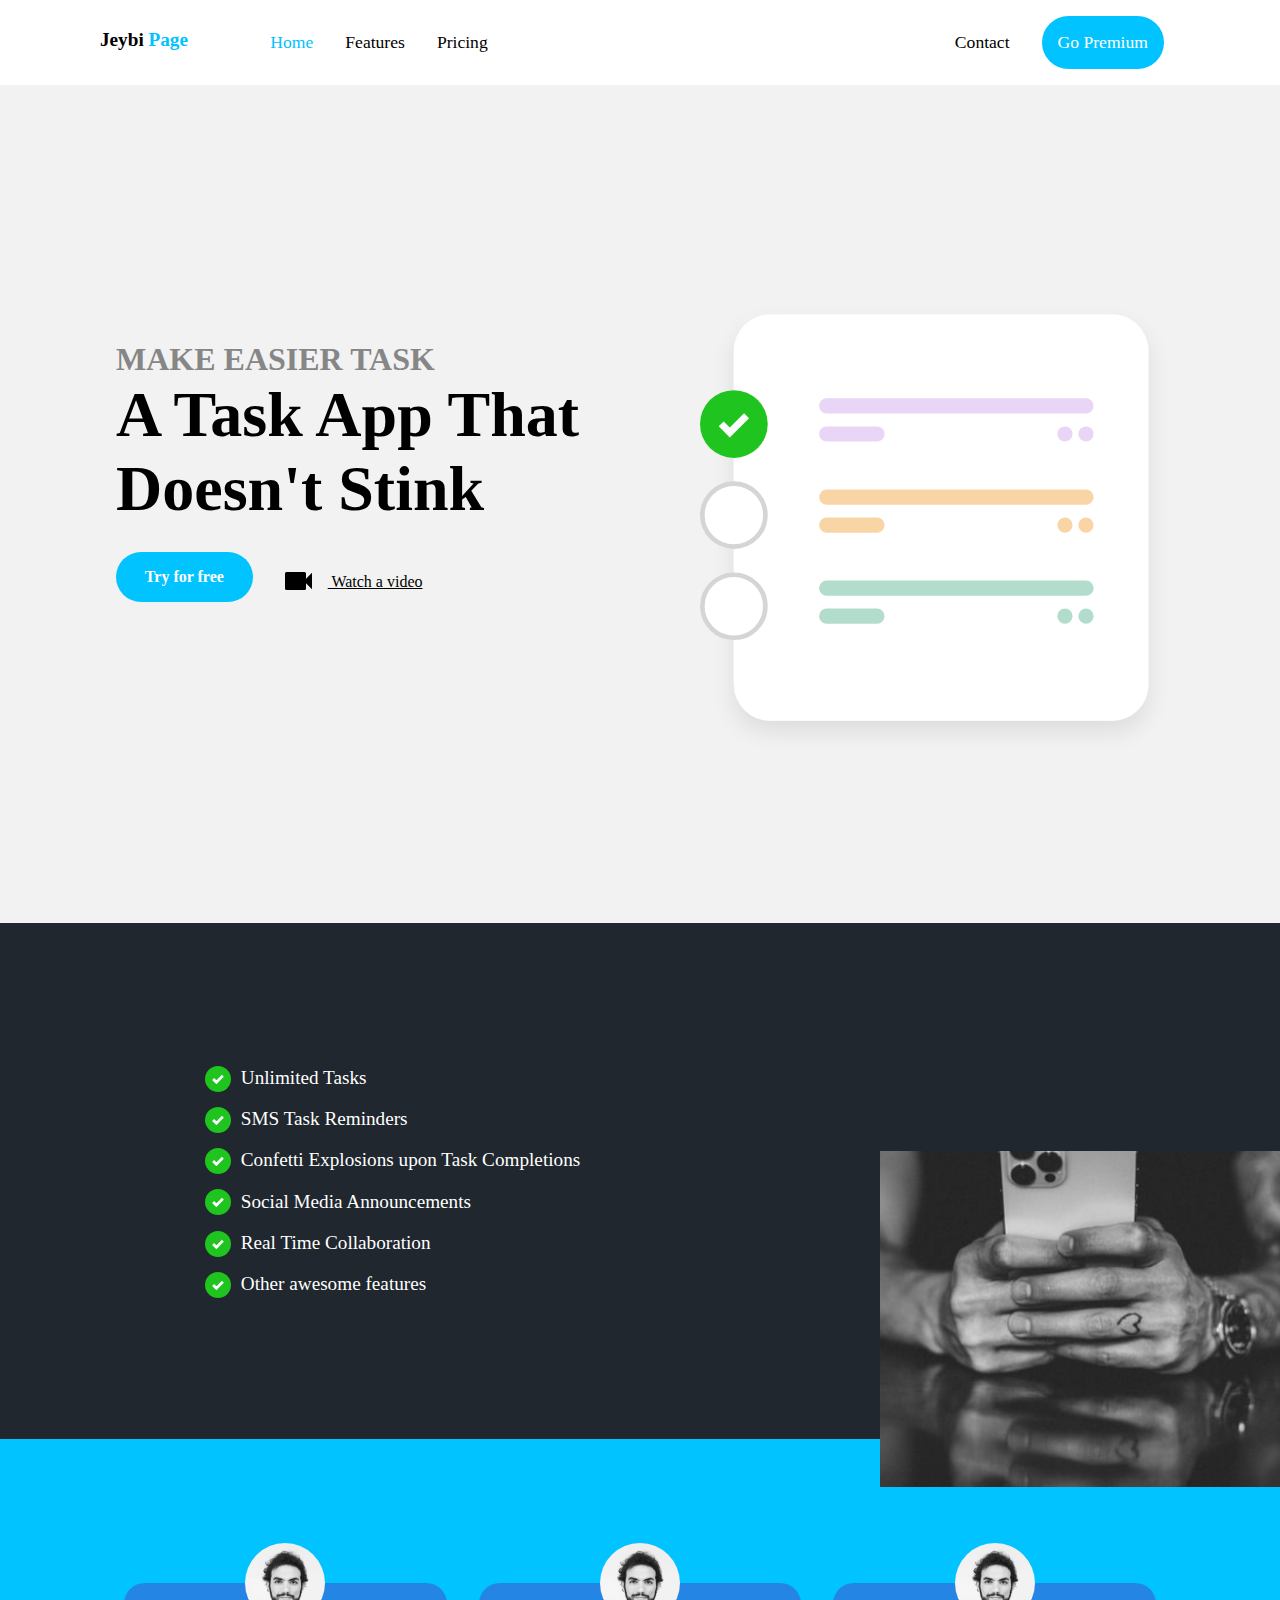
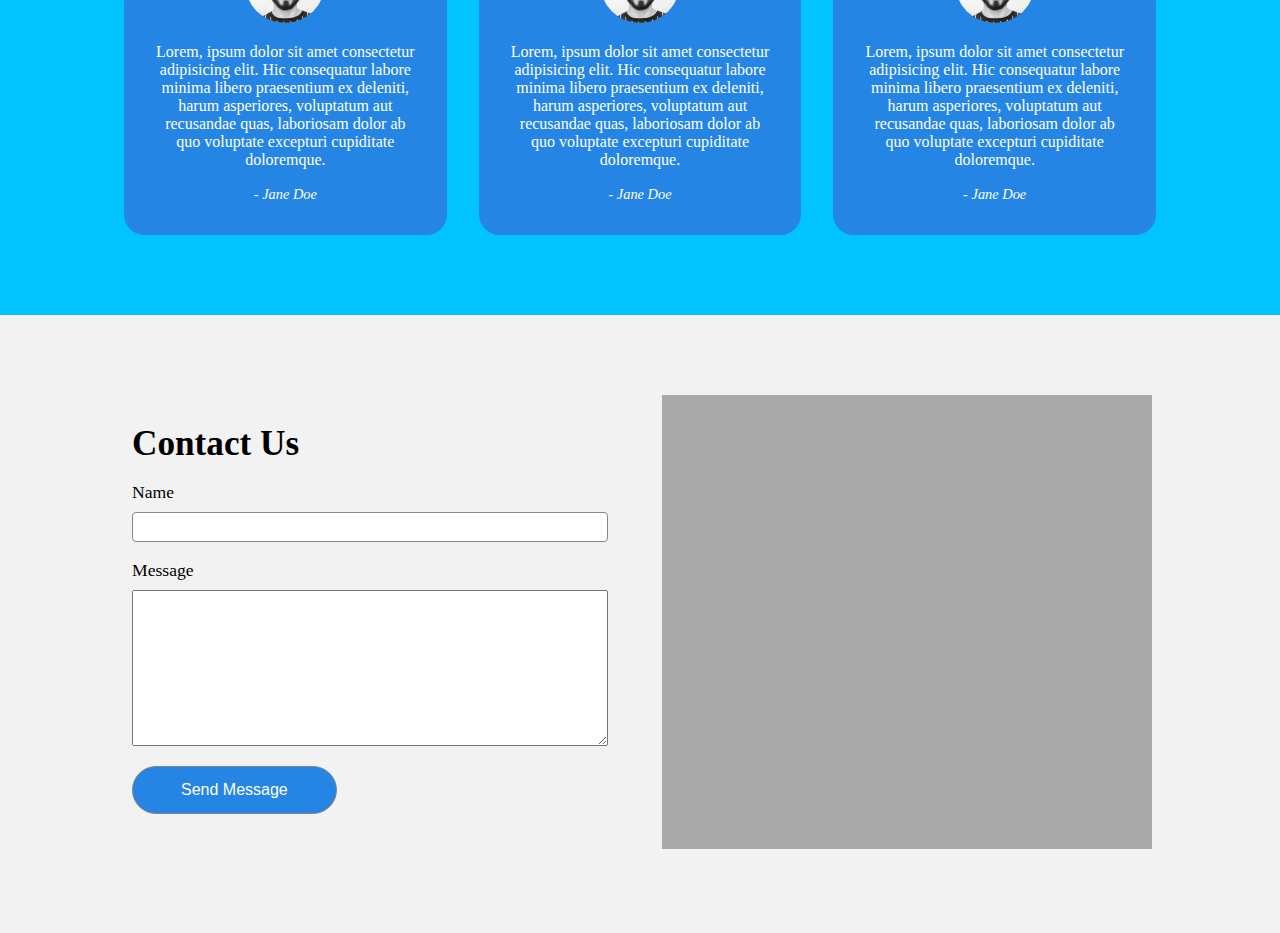
<file: Frond-end htmlcss/index.html>
<!DOCTYPE html>
<html lang="en">

<head>
    <meta charset="UTF-8">
    <meta http-equiv="X-UA-Compatible" content="IE=edge">
    <meta name="viewport" content="width=device-width, initial-scale=1.0">
    <title>Sample Page</title>
    <link rel="stylesheet" href="css/main.css">
</head>

<body>
    <div class="navbar">
        <div class="container">
            <a class="logo" href="#">Jeybi <span class="logo-blue">Page</span></a>

            <img id="mobile-cta" class="mobile-menu" src="images/menu.svg" alt="Burger Menu">

            <nav>
                <img id="mobile-exit" class="mobile-menu-exit" src="images/exit.svg" alt="Close navigation">
                <ul class="primary-nav">
                    <li class="current"><a href="">Home</a></li>
                    <li><a href="">Features</a></li>
                    <li><a href="">Pricing</a></li>
                </ul>

                <ul class="secondary-nav">
                    <li><a href="">Contact</a></li>
                    <li class="go-premium-cta"><a href="">Go Premium</a></li>
                </ul>
            </nav>
        </div>
    </div>

    <section class="hero">
        <div class="container">
            <div class="left-col">
                <p class="subhead">MAKE EASIER TASK</p>
                <h1>A Task App That Doesn't Stink</h1>
                <div class="hero-cta">
                    <a href="#" class="primary-cta">Try for free</a>
                    <a href="#" class="watch-video-cta"> <img src="images/watch.svg" alt="Watch a Video"> Watch a
                        video</a>
                </div>
            </div>
            <img class="hero-img" src="images/illustration.svg" alt="Illustration image">
        </div>
    </section>

    <section class="features-section">
        <div class="container">
            <ul class="features-list">
                <li>Unlimited Tasks</li>
                <li>SMS Task Reminders</li>
                <li>Confetti Explosions upon Task Completions</li>
                <li>Social Media Announcements</li>
                <li>Real Time Collaboration</li>
                <li>Other awesome features</li>
            </ul>
        </div>

        <img class="featured-img" src="images/holding-phone.jpg" alt="Person holding phone">
    </section>

    <section class="testimonials-section">
        <div class="container">
            <ul>
                <li>
                    <img src="images/person.jpg" alt="Person">

                    <blockquote>Lorem, ipsum dolor sit amet consectetur adipisicing elit. Hic consequatur labore minima
                        libero praesentium ex deleniti, harum asperiores, voluptatum aut recusandae quas, laboriosam
                        dolor ab quo voluptate excepturi cupiditate doloremque.</blockquote>

                    <cite>- Jane Doe</cite>
                </li>
                <li>
                    <img src="images/person.jpg" alt="Person">

                    <blockquote>Lorem, ipsum dolor sit amet consectetur adipisicing elit. Hic consequatur labore minima
                        libero praesentium ex deleniti, harum asperiores, voluptatum aut recusandae quas, laboriosam
                        dolor ab quo voluptate excepturi cupiditate doloremque.</blockquote>

                    <cite>- Jane Doe</cite>
                </li>
                <li>
                    <img src="images/person.jpg" alt="Person">

                    <blockquote>Lorem, ipsum dolor sit amet consectetur adipisicing elit. Hic consequatur labore minima
                        libero praesentium ex deleniti, harum asperiores, voluptatum aut recusandae quas, laboriosam
                        dolor ab quo voluptate excepturi cupiditate doloremque.</blockquote>

                    <cite>- Jane Doe</cite>
                </li>
            </ul>
        </div>
    </section>

    <section class="contact-section">
        <div class="container">
            <div class="contact-left">
                <h2>Contact Us</h2>
                <form action="">
                    <label for="name">Name</label>
                    <input type="text" id="name" name="name">

                    <label for="message">Message</label>
                    <textarea name="message" id="message" cols="30" rows="10"></textarea>
                    <input type="submit" class="send-message-cta" value="Send Message">
                </form>
            </div>
            <div class="maps">
                <iframe
                    src="https://www.google.com/maps/embed?pb=!1m18!1m12!1m3!1d3861.320453048467!2d121.15670821496906!3d14.580807089815105!2m3!1f0!2f0!3f0!3m2!1i1024!2i768!4f13.1!3m3!1m2!1s0x3397c7583ca611db%3A0x93b2e7684d5b703d!2sBeverly%20Hills%20Dr%2C%20Taytay%2C%20Rizal!5e0!3m2!1sen!2sph!4v1660668017077!5m2!1sen!2sph"
                    width="600" height="450" style="border:0;" allowfullscreen="" loading="lazy"
                    referrerpolicy="no-referrer-when-downgrade"></iframe>
            </div>

        </div>
    </section>

    <script>
        let mobileBtn = document.getElementById('mobile-cta')
        let nav = document.querySelector('nav')
        let mobileBtnExit = document.getElementById('mobile-exit')

        mobileBtn.addEventListener('click', () => {
            nav.classList.add('menu-btn')
        })

        mobileBtnExit.addEventListener('click', () => {
            nav.classList.remove('menu-btn')
        })

    </script>

</body>

</html>
</file>
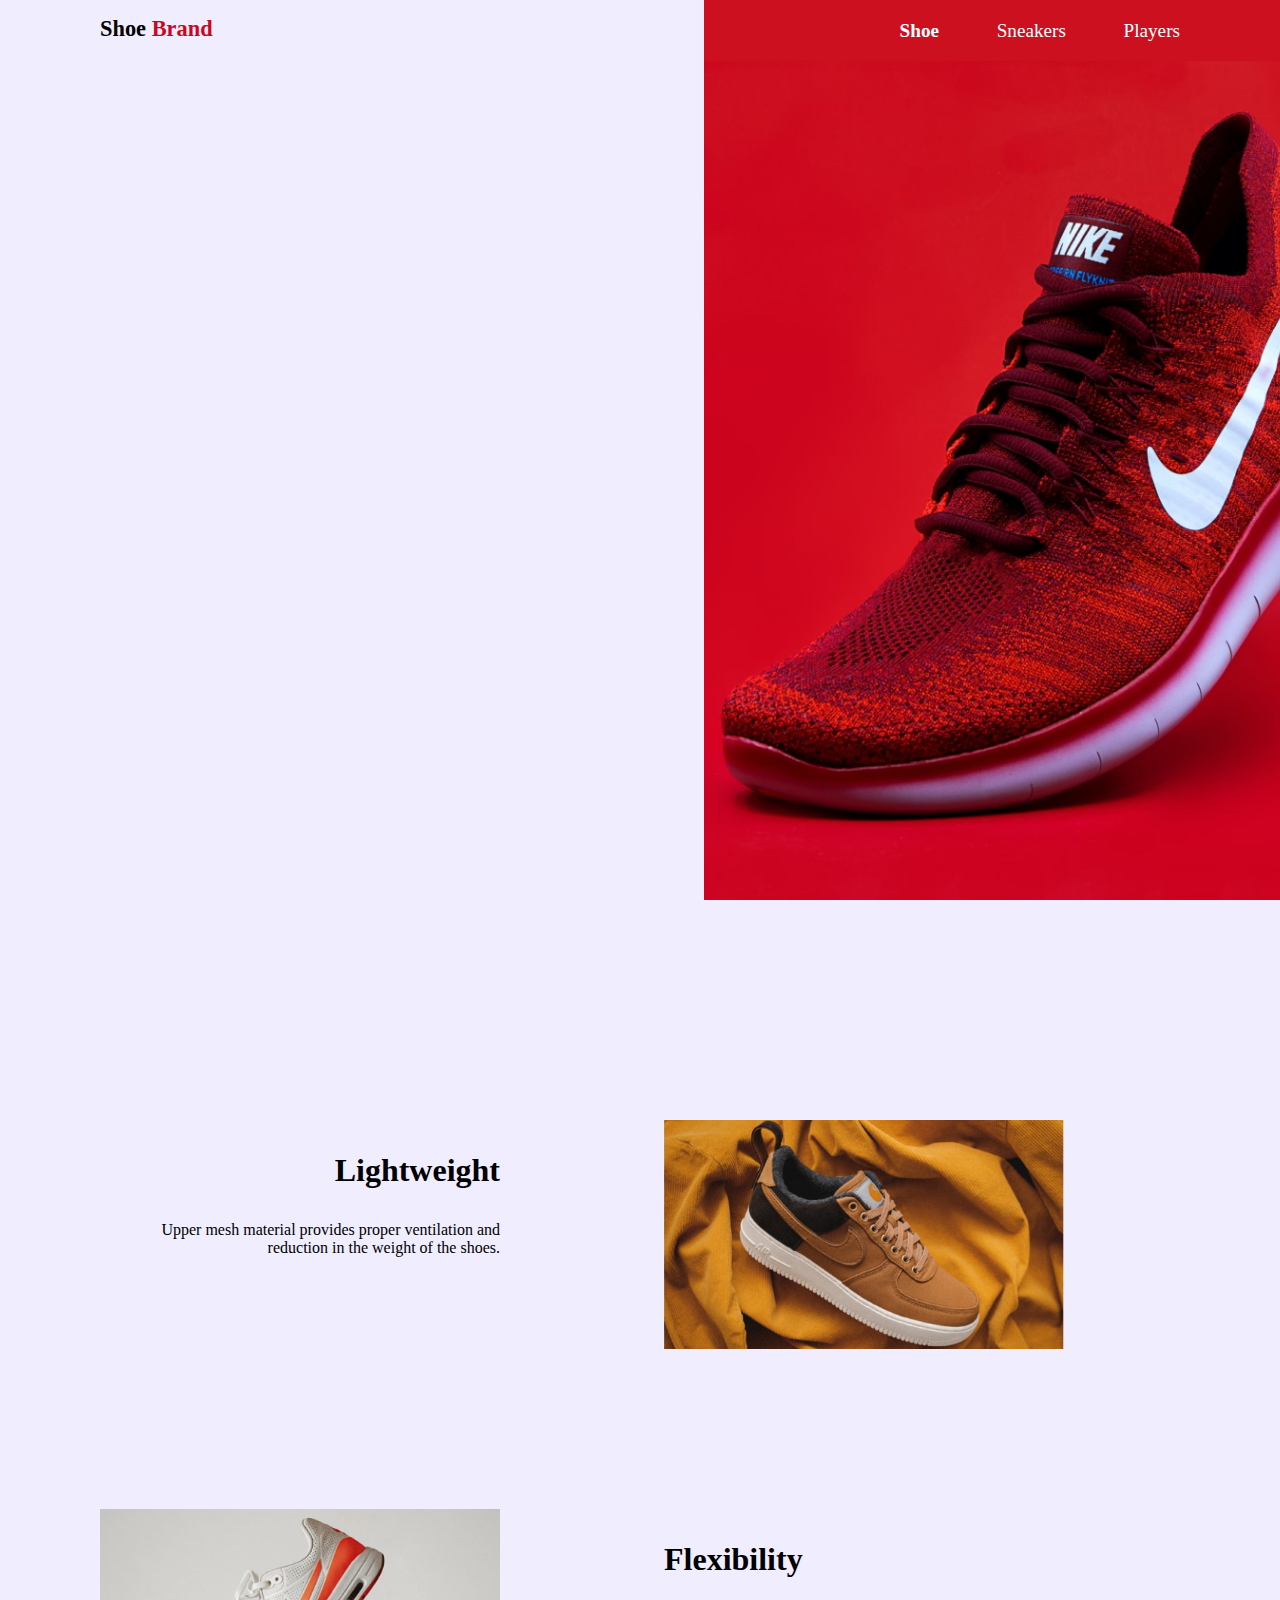
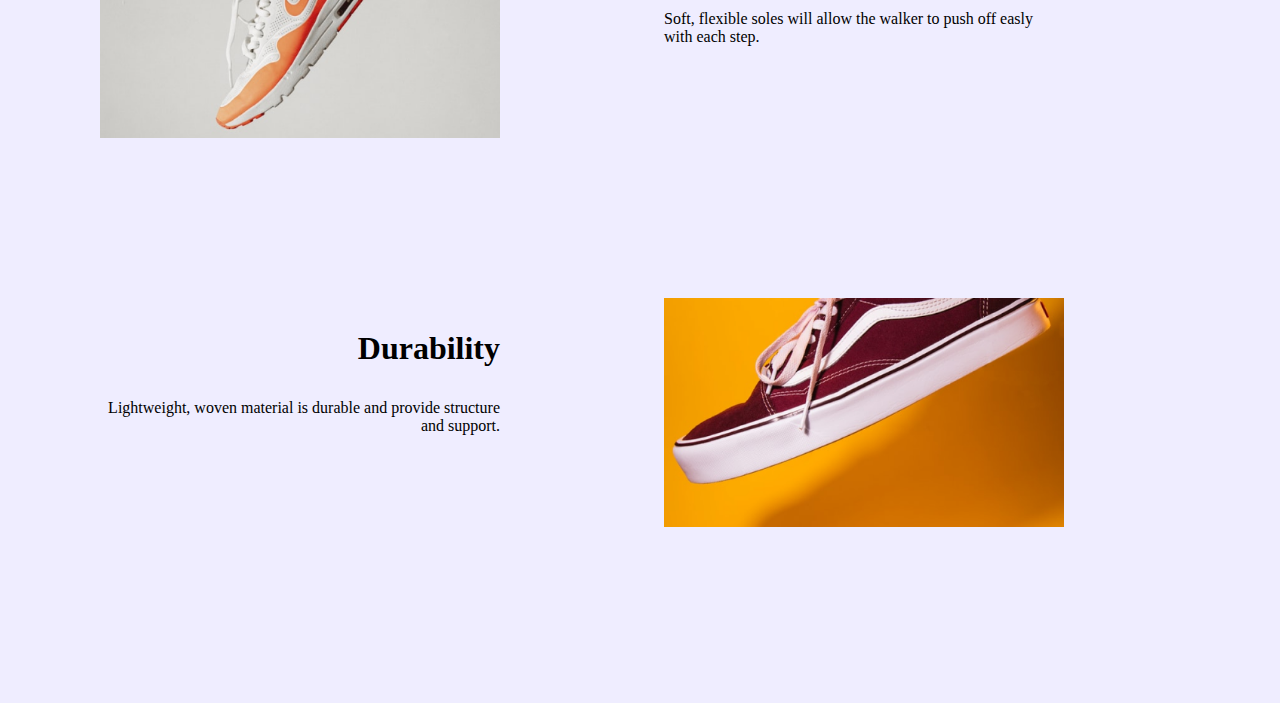
<file: Front-end 2/index.html>
<!DOCTYPE html>
<html lang="en">

<head>
    <meta charset="UTF-8">
    <meta http-equiv="X-UA-Compatible" content="IE=edge">
    <meta name="viewport" content="width=device-width, initial-scale=1.0">
    <title>Shoes</title>

    <link rel="stylesheet" href="css/index.css">
</head>

<body>
    <div class="hero-img"></div>
    <div class="navbar">
        <div class="container">
            <a class="logo" href="#">Shoe <span class="logo-red">Brand</span></a>

            <nav>
                <img class="mobile-exit" src="images/mobile-exit.png" alt="">
                <ul class="nav-menu">
                    <li class="current"><a href="">Shoe</a></li>
                    <li><a class="" href="">Sneakers</a></li>
                    <li><a class="" href="">Players</a></li>

                </ul>
            </nav>
            <img class="mobile-menu" src="images/mobile-menu.png" alt="">
        </div>
    </div>

    <section class="hero-section">
        <div class="container">
            <div class="left-col">
                <h1 class="hero-title">Regain your confidence on the court</h1>
                <p>A shoe built with purpose and to take your game to the next level.</p>
                <svg class="down-arrow" viewBox="0 0 16 132" fill="none" xmlns="http://www.w3.org/2000/svg">
                    <path d="M7.29289 131.707C7.68341 132.098 8.31658 132.098 8.7071 131.707L15.0711 125.343C15.4616 124.953 15.4616 124.319 15.0711 123.929C14.6805 123.538 14.0474 123.538 13.6568 123.929L7.99999 129.586L2.34314 123.929C1.95262 123.538 1.31945 123.538 0.928927 123.929C0.538402 124.319 0.538402 124.953 0.928927 125.343L7.29289 131.707ZM7 -4.37114e-08L6.99999 131L8.99999 131L9 4.37114e-08L7 -4.37114e-08Z" fill="black"/>
                </svg>
            </div>
        </div>
    </section>

    <section class="product-section">
        <div class="container">
            <div class="feature">
                <div class="content">
                    <h3>Lightweight</h3>
                    <p>Upper mesh material provides proper ventilation and reduction in the weight of the shoes.</p>
                </div>
                <img src="images/Shoe1.jpg" alt="">
            </div>
            <div class="feature left">
                <div class="content">
                    <h3>Flexibility</h3>
                    <p>Soft, flexible soles will allow the walker to push off easly with each step.</p>
                </div>
                <img src="images/Shoe2.jpg" alt="">
            </div>
            <div class="feature">
                <div class="content">
                    <h3>Durability</h3>
                    <p>Lightweight, woven material  is durable and provide structure and support.</p>
                </div>
                <img src="images/Shoe3.jpg" alt="">
            </div>
        </div>
    </section>

    <script>
        let menu = document.querySelector('.mobile-menu')
        let menuExit = document.querySelector('.mobile-exit')
        let nav = document.querySelector('nav')

        menu.addEventListener('click', () => {
            nav.classList.add('open-nav')
        })

        menuExit.addEventListener('click', () => {
            nav.classList.remove('open-nav')
        })
    </script>
</body>

</html>
</file>
<file: Frond-end htmlcss/css/main.css>
:root {
  --primary-color: rgb(0, 195, 255);
  --gray-color: #868686;
}

body {
  background: #f2f2f2;
  margin: 0;
  font-family: "Poppins";
}

h1 {
  margin-bottom: 0.7em;
  margin-top: 0.3em;
  font-size: 2em;
}

a {
  color: var(--gray-color);
}

ul {
  list-style-type: none;
  margin: 0;
  padding: 0;
}

section {
  padding: 5em 2em;
}

.navbar {
  background: white;
  padding: 1em;
}
.navbar .logo {
  text-decoration: none;
  font-weight: bold;
  color: black;
  font-size: 1.2em;
}
.navbar .logo span {
  color: var(--primary-color);
}
.navbar nav {
  display: none;
}
.navbar .container {
  display: flex;
  place-content: space-between;
}

.mobile-menu {
  cursor: pointer;
}

.hero {
  text-align: center;
}

.left-col .subhead {
  color: var(--gray-color);
  font-weight: bold;
  font-size: 1.3em;
  margin: 0;
}
.left-col .primary-cta {
  color: white;
  background-color: var(--primary-color);
  font-weight: 600;
  padding: 1em 1.8em;
  border-radius: 2em;
  text-decoration: none;
  display: inline-block;
}
.left-col .watch-video-cta {
  color: black;
  display: block;
  margin-top: 1.5em;
}
.left-col .watch-video-cta img {
  margin: 0.5em 1em -0.2em 0;
}

.hero-img {
  width: 80%;
  margin-top: 3em;
}

.features-section {
  background-color: #20272E;
  color: white;
  padding-top: 3em;
  padding-bottom: 3em;
}
.features-section ul.features-list {
  margin: 0;
  padding-left: 0.2em;
  display: grid;
  grid-template-columns: repeat(auto-fit, minmax(19rem, 1fr));
}
.features-section ul.features-list li {
  font-size: 1.1em;
  margin-bottom: 1em;
  margin-left: 3em;
  position: relative;
}
.features-section ul.features-list li::before {
  content: "";
  position: absolute;
  width: 20px;
  height: 20px;
  background-image: url("../images/bullet.svg");
  background-size: contain;
  margin-left: -1.7em;
  margin-top: 0.1em;
}
.features-section .featured-img {
  display: none;
}

.testimonials-section {
  background-color: var(--primary-color);
  padding-top: 1em;
}
.testimonials-section ul {
  padding-left: 0.5em;
  padding-right: 0.5em;
}
.testimonials-section ul li {
  background: #2585e4;
  padding: 2em;
  text-align: center;
  border-radius: 1.3em;
  margin-top: 5em;
}
.testimonials-section ul li img {
  margin-top: -4.5em;
  margin-bottom: 1em;
  border-radius: 5em;
  width: 5em;
  height: 5em;
}
.testimonials-section ul li blockquote {
  font-weight: 300;
  margin: 0;
  color: white;
  padding-bottom: 1em;
}
.testimonials-section ul li cite {
  font-size: 0.9em;
  font-weight: 300;
  color: white;
}

.contact-section {
  padding-top: 2em;
  margin-bottom: 5em;
}
.contact-section .contact-left {
  padding-left: 2em;
  padding-right: 1.9em;
}
.contact-section .contact-left h2 {
  font-size: 2.2em;
  margin-bottom: 0.5em;
}
.contact-section .contact-left label {
  margin-top: 1em;
  margin-bottom: 0.5em;
  font-size: 1.1em;
  font-weight: 500;
  display: block;
}
.contact-section .contact-left input {
  border-radius: 0.3em;
  border: solid 0.1em;
  border-color: var(--gray-color);
  height: 2em;
  width: 100%;
}
.contact-section .contact-left textarea {
  width: 100%;
}
.contact-section .contact-left .send-message-cta {
  height: 3em;
  width: unset;
  color: white;
  font-size: 1em;
  background-color: #2585e4;
  border-color: var(--gray-color);
  margin-top: 1em;
  padding: 0.5em 3em;
  border-radius: 2em;
  cursor: pointer;
}

iframe {
  margin-top: 3em;
  width: 100%;
  border-width: 5px;
  padding: 2px;
  background-color: rgba(0, 0, 0, 0.3);
}

nav {
  position: fixed;
  padding: 2em;
  z-index: 100;
  width: 66%;
  height: 100vh;
  right: 0;
  top: 0;
  background-color: #20272E;
  text-align: end;
}
nav li {
  margin-top: 2em;
}
nav a {
  display: block;
  color: white;
  text-decoration: none;
  font-size: 1.2em;
}
nav a:hover {
  color: #1FC41F;
}
nav ul.primary-nav {
  margin-top: 3em;
}
nav .mobile-menu-exit {
  cursor: pointer;
}

nav.menu-btn {
  display: block;
}

@media only screen and (min-width: 768px) {
  a.logo {
    width: 180px;
  }
  .navbar {
    display: grid;
    grid-template-columns: 180 auto;
  }
  .mobile-menu, .mobile-menu-exit {
    display: none;
  }
  .logo {
    padding-top: 0.7em;
  }
  .navbar nav {
    display: flex;
    justify-content: space-between;
    background: none;
    position: unset;
    height: auto;
    width: 100%;
    padding: 0;
    margin-top: 1em;
  }
  .navbar nav ul {
    display: flex;
  }
  .navbar nav a {
    padding: 0;
    font-size: 1.1em;
    color: black;
    transition: -webkit-text-decoration 1s;
    transition: text-decoration 1s;
    transition: text-decoration 1s, -webkit-text-decoration 1s;
  }
  .navbar nav a:hover {
    color: #00C3FF;
    text-decoration: underline;
  }
  .navbar nav li {
    margin: 0 1em;
  }
  .navbar nav .current a {
    color: #00C3FF;
  }
  .navbar nav .current a:hover {
    text-decoration: none;
  }
  .navbar nav ul.primary-nav {
    margin: 0;
  }
  .navbar nav ul.secondary-nav {
    text-align: center;
  }
  .navbar nav li.go-premium-cta {
    background-color: #00C3FF;
    padding: 1em;
    border-radius: 2em;
    margin-top: -1em;
    transition: transform 0.5s;
  }
  .navbar nav li.go-premium-cta a {
    color: white;
  }
  .navbar nav li.go-premium-cta a:hover {
    text-decoration: none;
  }
  .navbar nav li.go-premium-cta:hover {
    text-decoration: none;
    transform: scale(0.9);
  }
  .hero-img {
    width: 30em;
  }
}
@media only screen and (min-width: 1080px) {
  .container {
    width: 1080px;
    margin: 0 auto;
  }
  .hero .container {
    display: flex;
    justify-content: space-between;
    text-align: left;
  }
  .hero .container .left-col {
    padding: 3em 3em 0 1em;
    margin-top: 3em;
  }
  .hero .container .left-col h1 {
    font-size: 4em;
    margin-top: 0;
    margin-bottom: 0.4em;
  }
  .hero .container .left-col p.subhead {
    margin-top: 2.5em;
    font-size: 2em;
  }
  .hero .container .hero-cta {
    display: flex;
    width: auto;
    height: auto;
    position: unset;
  }
  .hero .container .hero-cta a.primary-cta {
    margin-right: 2em;
    transition: transform 0.3s;
  }
  .hero .container .hero-cta a.primary-cta:hover {
    color: rgb(231, 231, 231);
    transform: scale(0.9);
  }
  .hero .container .hero-cta a.watch-video-cta {
    margin-top: 0.8em;
    transition: transform 0.3s;
  }
  .hero .container .hero-cta a.watch-video-cta:hover {
    color: rgb(0, 0, 0);
    transform: scale(0.9);
  }
  .hero .container img.hero-img {
    padding: 0;
    height: 70vh;
  }
  .features-section .container .features-list {
    display: block;
    margin: 6em 0 6em 5em;
  }
  .features-section .container .features-list li {
    font-size: 1.2em;
  }
  .features-section .container .features-list li:before {
    transform: scale(1.3);
  }
  .features-section {
    position: relative;
  }
  .features-section .featured-img {
    display: block;
    position: absolute;
    right: 0;
    width: 400px;
    bottom: -3em;
  }
  .testimonials-section ul {
    margin-top: 8em;
    display: flex;
  }
  .testimonials-section ul li {
    margin: 0 1em;
  }
  .contact-section {
    position: relative;
    padding: 0;
    margin-top: 5em;
  }
  .contact-section .container {
    display: flex;
    justify-content: space-between;
  }
  .maps {
    height: 100%;
    width: 45%;
    margin-top: -3em;
    margin-right: 2em;
  }
}
@media only screen and (min-width: 1450px) {
  .features-section::before {
    content: "";
    position: absolute;
    width: 10%;
    height: 20em;
    background: var(--primary-color);
    left: 0;
    top: -4em;
  }
  .features-section::after {
    content: "";
    position: absolute;
    width: 200px;
    height: 20em;
    background: url("../images/dots.svg") no-repeat;
    left: 4.5em;
    top: 2em;
  }
}/*# sourceMappingURL=main.css.map */
</file>
<file: Front-end 2/css/index.css>
:root {
  --primary-color: #CC061D;
  --black-color: black;
  --white-color: white;
  --bg-color: #EFEDFF;
}

body {
  background: var(--bg-color);
  margin: 0;
  font-family: "Poppins";
}

.hero-img {
  position: absolute;
  top: 0;
  right: 0;
  background: url("../images/Shoe-hero.jpg");
  background-size: cover;
  width: 100%;
  height: 100vh;
  z-index: -1;
  background-position-x: 20%;
  background-position-y: 20%;
  -webkit-animation: introLoad 1s forwards;
          animation: introLoad 1s forwards;
}

.navbar {
  padding: 1em;
}
.navbar .logo {
  text-decoration: none;
  font-size: 1.4em;
  font-weight: bold;
  color: white;
}
.navbar .container {
  display: flex;
  place-content: space-between;
}
.navbar .mobile-menu {
  text-align: end;
  cursor: pointer;
  height: 20px;
  padding-top: 5px;
}

section {
  padding: 5em 2em;
}

nav {
  position: fixed;
  top: 0;
  right: 0;
  background: var(--white-color);
  height: 100vh;
  width: 50%;
  z-index: 1;
  transform: translatex(100%);
  transition: transform 0.5s ease-in-out;
}
nav .nav-menu {
  padding: 0;
  margin-top: 3.4em;
  width: auto;
  place-content: end;
}
nav ul {
  display: block;
  list-style: none;
  font-size: 1.2em;
}
nav ul a {
  color: black;
  width: 100%;
  text-decoration: none;
  display: block;
  padding: 1em 2em;
}
nav ul a:hover {
  background: rgb(216, 216, 216);
  width: 100%;
}
nav ul .current {
  font-weight: 700;
}
nav .mobile-exit {
  position: absolute;
  top: 1em;
  right: 1em;
  z-index: 999;
}

.open-nav {
  transform: translateX(0);
}

section {
  padding: 5em 2em;
}

.hero-section {
  padding: 0 2em 0 2em;
  -webkit-animation: heroDown 1s ease-in-out forwards;
          animation: heroDown 1s ease-in-out forwards;
  opacity: 0;
}

.left-col {
  position: relative;
  justify-content: center;
  align-items: center;
  height: 80vh;
}
.left-col h1 {
  padding-top: 2em;
  font-size: 2.5em;
  color: var(--white-color);
}
.left-col p {
  color: var(--white-color);
  padding-right: 7em;
}
.left-col svg {
  position: absolute;
  height: 7em;
  bottom: 0em;
  fill: var(--white-color);
  animation: moveArrow 1s alternate-reverse infinite;
}
.left-col svg path {
  fill: var(--white-color);
}

.product-section {
  padding-top: 9em;
  text-align: left;
}
.product-section img {
  width: 100%;
  -o-object-fit: cover;
     object-fit: cover;
}

@media only screen and (min-width: 680px) {
  .hero-section h1 {
    padding-top: 2em;
    padding-right: 4em;
    font-size: 3.5em;
    color: var(--white-color);
  }
  .hero-section p {
    padding-right: 20em;
  }
  .product-section h3 {
    font-size: 2em;
  }
  nav .nav-menu {
    margin-top: 0.2em;
  }
}
@media only screen and (min-width: 1080px) {
  .container {
    width: 1080px;
    margin: 0 auto;
  }
  .mobile-menu {
    display: none;
  }
  .container a.logo {
    color: black;
  }
  .container a.logo .logo-red {
    color: var(--primary-color);
  }
  nav {
    transform: translateX(0);
    background: none;
    position: unset;
    height: 0;
    padding: 0;
  }
  nav ul {
    display: flex;
  }
  nav ul a {
    padding: 0 3em 0 0;
    justify-content: end;
    display: flex;
    color: var(--white-color);
  }
  nav ul a:hover {
    background: none;
    color: var(--white-color);
  }
  nav ul li.current a {
    color: var(--white-color);
  }
  nav .mobile-exit {
    display: none;
  }
  .hero-img {
    left: unset;
    right: 0;
    width: 45%;
    background-size: cover;
    background-position-x: 35%;
  }
  .left-col {
    width: 50%;
  }
  .left-col h1 {
    color: var(--black-color);
    padding: 3em 0 0 0;
    line-height: 1.4em;
    margin-bottom: 0.2em;
  }
  .left-col p {
    color: var(--black-color);
    padding: 0 8em 0 0;
  }
  .left-col svg {
    fill: var(--black-color);
  }
  .left-col svg path {
    fill: var(--black-color);
  }
  .feature {
    display: grid;
    grid-template-columns: repeat(2, auto);
    gap: 3em;
    margin-top: 10em;
    margin-bottom: 6em;
  }
  .feature img {
    width: 25em;
  }
  .feature .content {
    text-align: right;
    width: 25em;
  }
  .feature.left {
    grid-template-areas: "left right";
  }
  .feature.left img {
    grid-area: left;
    width: 25em;
  }
  .feature.left .content {
    text-align: left;
    width: 25em;
  }
}
@-webkit-keyframes introLoad {
  from {
    -webkit-clip-path: polygon(0 0, 100% 0, 100% 0, 0 0);
            clip-path: polygon(0 0, 100% 0, 100% 0, 0 0);
  }
  to {
    -webkit-clip-path: polygon(0 0, 100% 0, 100% 100%, 0 100%);
            clip-path: polygon(0 0, 100% 0, 100% 100%, 0 100%);
  }
}
@keyframes introLoad {
  from {
    -webkit-clip-path: polygon(0 0, 100% 0, 100% 0, 0 0);
            clip-path: polygon(0 0, 100% 0, 100% 0, 0 0);
  }
  to {
    -webkit-clip-path: polygon(0 0, 100% 0, 100% 100%, 0 100%);
            clip-path: polygon(0 0, 100% 0, 100% 100%, 0 100%);
  }
}
@-webkit-keyframes moveArrow {
  from {
    transform: translateY(-30px);
  }
  to {
    transform: translateY(0);
  }
}
@keyframes moveArrow {
  from {
    transform: translateY(-30px);
  }
  to {
    transform: translateY(0);
  }
}
@-webkit-keyframes heroDown {
  from {
    transform: translateY(-100px);
  }
  to {
    transform: translateY(0);
    opacity: 1;
  }
}
@keyframes heroDown {
  from {
    transform: translateY(-100px);
  }
  to {
    transform: translateY(0);
    opacity: 1;
  }
}/*# sourceMappingURL=index.css.map */
</file>
